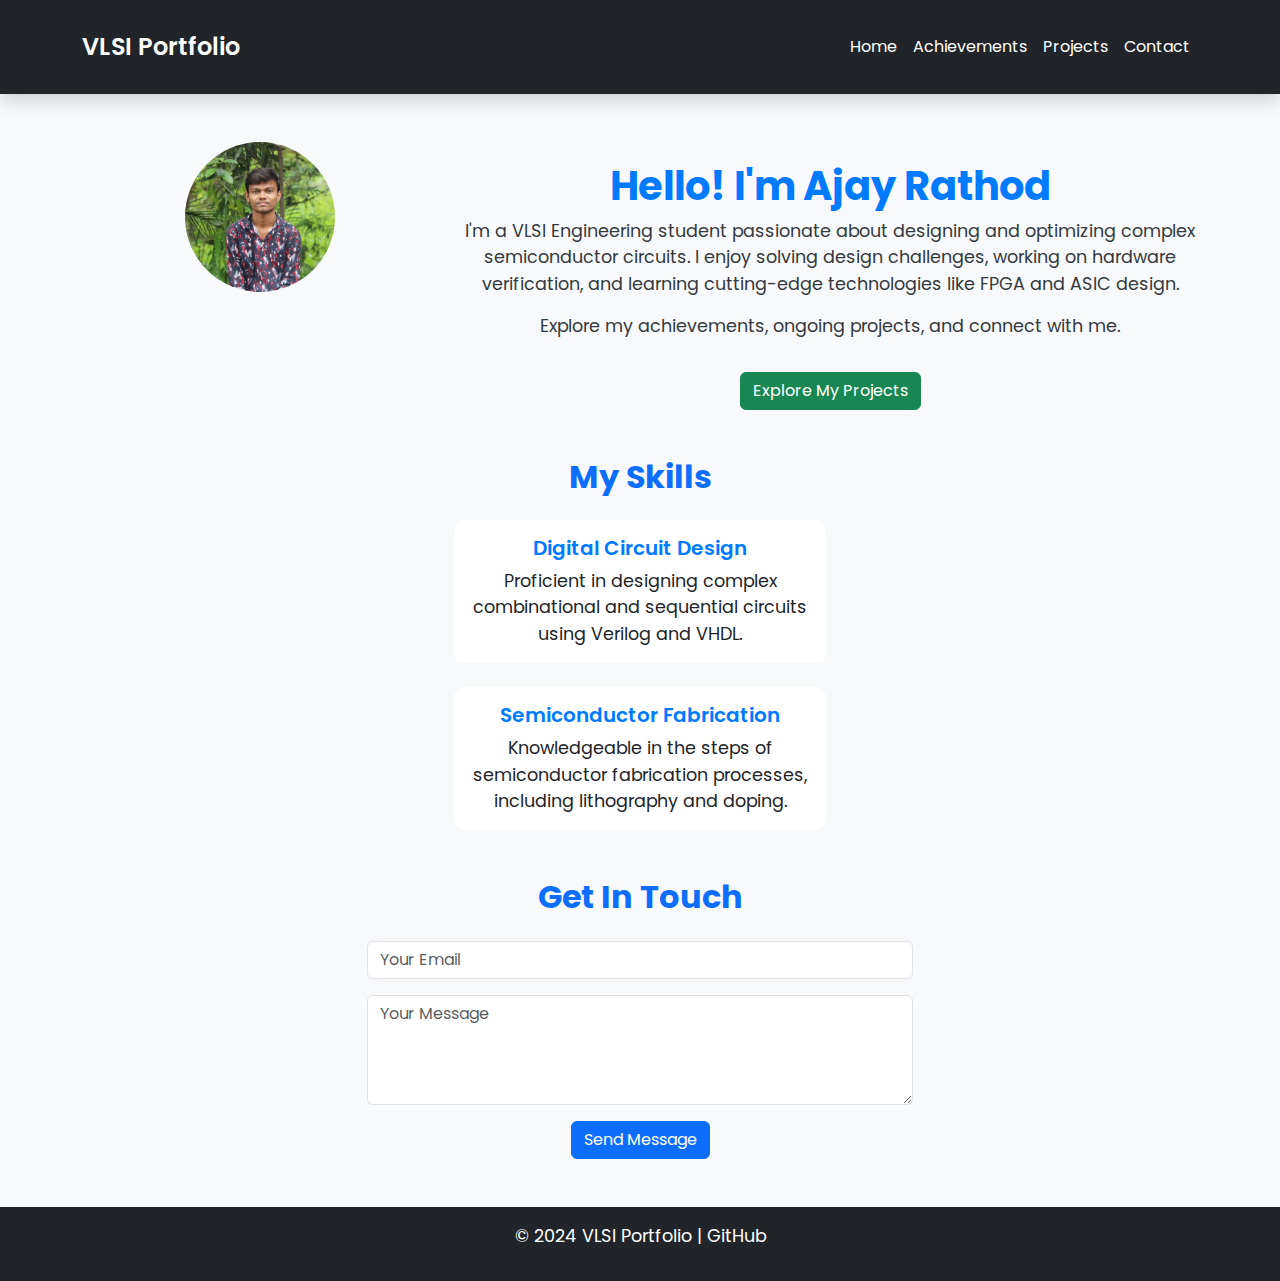
<file: index.html>
<!DOCTYPE html>
<html lang="en">
<head>
    <meta charset="UTF-8">
    <meta name="viewport" content="width=device-width, initial-scale=1.0">
    <title>VLSI Engineering Portfolio - Home</title>
    <link href="https://cdn.jsdelivr.net/npm/bootstrap@5.3.0-alpha1/dist/css/bootstrap.min.css" rel="stylesheet">
    <link href="https://fonts.googleapis.com/css2?family=Poppins:wght@400;600&display=swap" rel="stylesheet">
    <link rel="stylesheet" href="css/styles.css">
</head>
<body>
    <!-- Header -->
    <header class="bg-dark text-white p-3 shadow">
        <div class="container">
            <nav class="navbar navbar-expand-lg navbar-dark">
                <a class="navbar-brand" href="index.html">VLSI Portfolio</a>
                <button class="navbar-toggler" type="button" data-bs-toggle="collapse" data-bs-target="#navbarNav" aria-controls="navbarNav" aria-expanded="false" aria-label="Toggle navigation">
                    <span class="navbar-toggler-icon"></span>
                </button>
                <div class="collapse navbar-collapse" id="navbarNav">
                    <ul class="navbar-nav ms-auto">
                        <li class="nav-item"><a class="nav-link" href="index.html">Home</a></li>
                        <li class="nav-item"><a class="nav-link" href="achievements.html">Achievements</a></li>
                        <li class="nav-item"><a class="nav-link" href="projects.html">Projects</a></li>
                        <li class="nav-item"><a class="nav-link" href="#contact">Contact</a></li>
                    </ul>
                </div>
            </nav>
        </div>
    </header>

    <!-- Main Section -->
    <section class="container mt-5 text-center">
        <div class="row">
            <div class="col-md-4 text-center mb-3">
                <img src="img/profile.jpg" alt="Profile Picture" class="img-fluid rounded-circle profile-img animate__animated animate__fadeIn">
            </div>
            <div class="col-md-8">
                <h1 class="animate__animated animate__fadeInDown">Hello! I'm Ajay Rathod</h1>
                <p>I'm a VLSI Engineering student passionate about designing and optimizing complex semiconductor circuits. I enjoy solving design challenges, working on hardware verification, and learning cutting-edge technologies like FPGA and ASIC design.</p>
                <p>Explore my achievements, ongoing projects, and connect with me.</p>
                <a href="projects.html" class="btn btn-success animate__animated animate__fadeInUp mt-3">Explore My Projects</a>
            </div>
        </div>
    </section>

    <!-- Skills Section -->
    <section class="container mt-5 text-center">
        <h2 class="text-primary animate__animated animate__fadeInDown">My Skills</h2>
        <div class="row mt-4">
            <center>
                <div class="col-md-4">
                    <div class="card skill-card">
                        <div class="card-body">
                            <h5 class="card-title">Digital Circuit Design</h5>
                            <p class="card-text">Proficient in designing complex combinational and sequential circuits using Verilog and VHDL.</p>
                        </div>
                    </div>
                </div>

                <br>
                
                <div class="col-md-4">
                    <div class="card skill-card" style="margin: auto;">
                        <div class="card-body">
                            <h5 class="card-title">Semiconductor Fabrication</h5>
                            <p class="card-text">Knowledgeable in the steps of semiconductor fabrication processes, including lithography and doping.</p>
                        </div>
                    </div>
                </div>
            </center>
        </div>
    </section>

    <!-- Contact Section -->
    <section id="contact" class="container mt-5 text-center">
        <h2 class="text-primary animate__animated animate__fadeInDown">Get In Touch</h2>
        <div class="row mt-4">
            <div class="col-md-6 mx-auto">
                <form>
                    <div class="mb-3">
                        <input type="email" class="form-control" placeholder="Your Email">
                    </div>
                    <div class="mb-3">
                        <textarea class="form-control" rows="4" placeholder="Your Message"></textarea>
                    </div>
                    <button type="submit" class="btn btn-primary">Send Message</button>
                </form>
            </div>
        </div>
    </section>

    <!-- Footer -->
    <footer class="bg-dark text-white text-center p-3 mt-5">
        <p>&copy; 2024 VLSI Portfolio | <a href="https://github.com/yourusername" target="_blank" class="text-white">GitHub</a></p>
    </footer>

    <script src="https://cdn.jsdelivr.net/npm/bootstrap@5.3.0-alpha1/dist/js/bootstrap.bundle.min.js"></script>
</body>
</html>
</file>
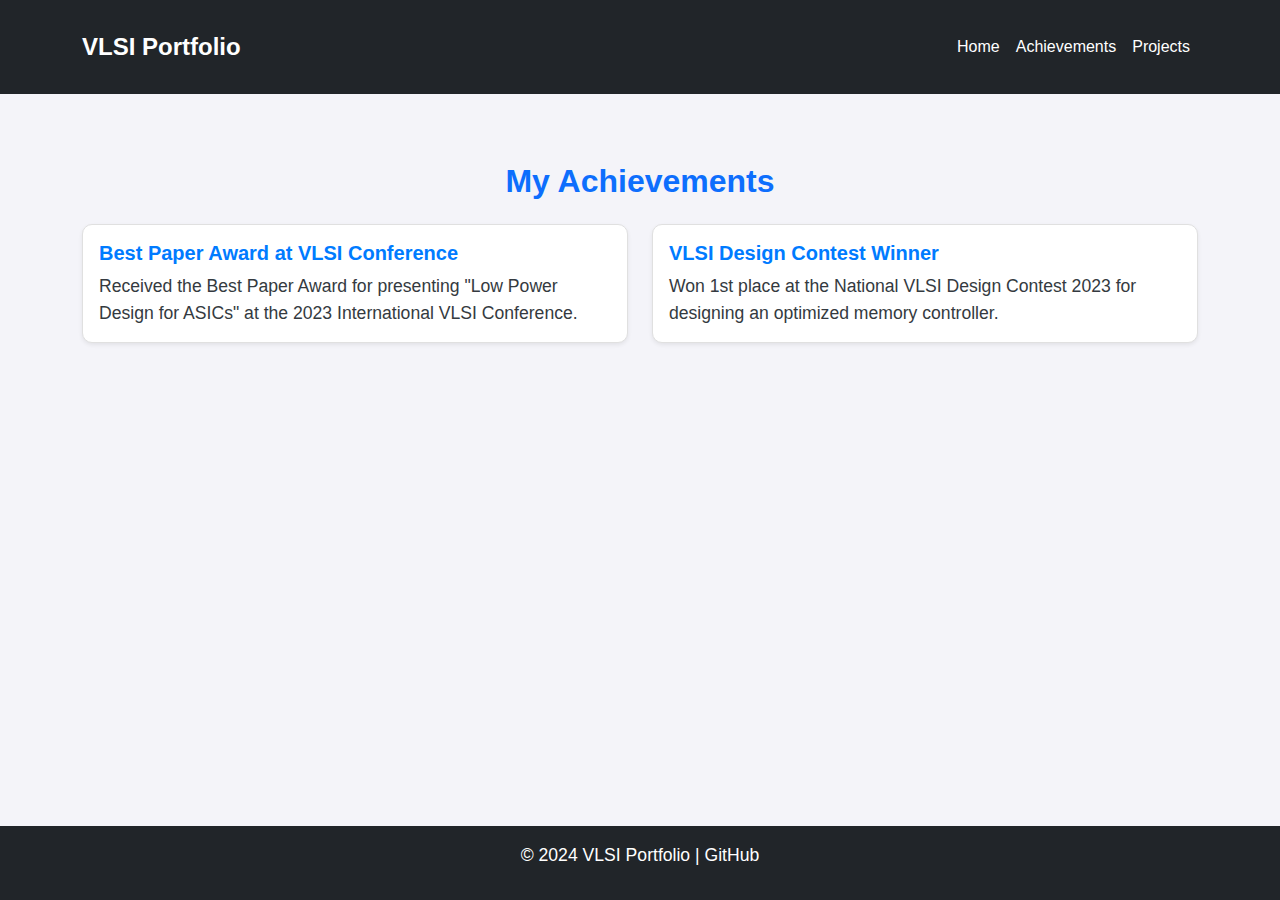
<file: achievements.html>
<!DOCTYPE html>
<html lang="en">
<head>
    <meta charset="UTF-8">
    <meta name="viewport" content="width=device-width, initial-scale=1.0">
    <title>Achievements</title>
    <link href="https://cdn.jsdelivr.net/npm/bootstrap@5.3.0-alpha1/dist/css/bootstrap.min.css" rel="stylesheet">
    <link rel="stylesheet" href="css/styles.css">
    <style>
        /* Ensure the body takes up the full height of the viewport */
        html, body {
            height: 100%;
            margin: 0;
            display: flex;
            flex-direction: column;
        }

        /* Main content should expand to fill available space */
        main {
            flex: 1;
        }

        /* Solid color background for the entire page */
        body {
            background-color: #f4f4f9; /* Light gray background */
            color: #343a40;
            font-family: 'Poppins', sans-serif;
        }

        /* Gradient background for the cards */
        .achievement-card {
            background-color: #ffffff;
            color: #343a40;
            border: 1px solid #e0e0e0;
            transition: transform 0.3s, box-shadow 0.3s;
        }

        /* Card hover effect */
        .achievement-card:hover {
            transform: translateY(-10px);
            box-shadow: 0 10px 20px rgba(0, 0, 0, 0.1);
        }

        /* Card title */
        .card-title {
            color: #007bff;
        }

        /* Header and footer styling */
        header {
            background-color: #343a40;
        }

        footer {
            background-color: #343a40;
            color: #ffffff;
            position: relative;
            bottom: 0;
            width: 100%;
        }

        footer a {
            color: #00ff99;
        }

        footer a:hover {
            color: #007bff;
        }

        /* Responsive design */
        @media (max-width: 768px) {
            .navbar-nav {
                text-align: center;
            }
        }
    </style>
</head>
<body>
    <!-- Header -->
    <header class="bg-dark text-white p-3">
        <div class="container">
            <nav class="navbar navbar-expand-lg navbar-dark">
                <a class="navbar-brand" href="index.html">VLSI Portfolio</a>
                <button class="navbar-toggler" type="button" data-bs-toggle="collapse" data-bs-target="#navbarNav" aria-controls="navbarNav" aria-expanded="false" aria-label="Toggle navigation">
                    <span class="navbar-toggler-icon"></span>
                </button>
                <div class="collapse navbar-collapse" id="navbarNav">
                    <ul class="navbar-nav ms-auto">
                        <li class="nav-item"><a class="nav-link" href="index.html">Home</a></li>
                        <li class="nav-item"><a class="nav-link" href="achievements.html">Achievements</a></li>
                        <li class="nav-item"><a class="nav-link" href="projects.html">Projects</a></li>
                    </ul>
                </div>
            </nav>
        </div>
    </header>

    <!-- Main Section -->
    <main class="container mt-5">
        <h2 class="text-center text-primary animate__animated animate__fadeInDown">My Achievements</h2>
        <div class="row mt-4">
            <!-- Achievement 1 -->
            <div class="col-md-6">
                <div class="card achievement-card shadow-sm">
                    <div class="card-body">
                        <h5 class="card-title">Best Paper Award at VLSI Conference</h5>
                        <p class="card-text">Received the Best Paper Award for presenting "Low Power Design for ASICs" at the 2023 International VLSI Conference.</p>
                    </div>
                </div>
            </div>
            <!-- Achievement 2 -->
            <div class="col-md-6">
                <div class="card achievement-card shadow-sm">
                    <div class="card-body">
                        <h5 class="card-title">VLSI Design Contest Winner</h5>
                        <p class="card-text">Won 1st place at the National VLSI Design Contest 2023 for designing an optimized memory controller.</p>
                    </div>
                </div>
            </div>
        </div>
    </main>

    <!-- Footer -->
    <footer class="bg-dark text-white text-center p-3 mt-5">
        <p>&copy; 2024 VLSI Portfolio | <a href="https://github.com/yourusername" target="_blank" class="text-white">GitHub</a></p>
    </footer>

    <script src="https://cdn.jsdelivr.net/npm/bootstrap@5.3.0-alpha1/dist/js/bootstrap.bundle.min.js"></script>
</body>
</html>
</file>
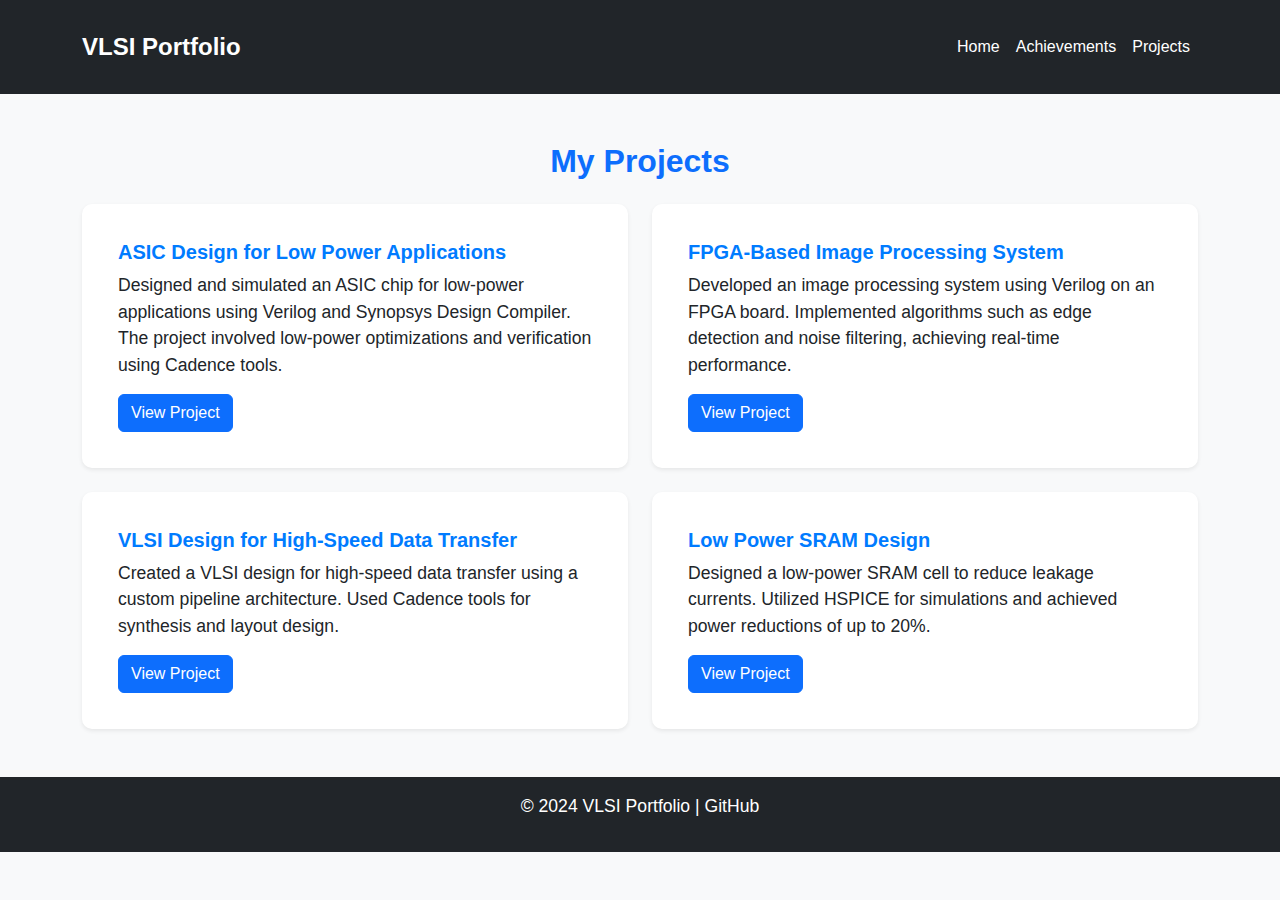
<file: projects.html>
<!DOCTYPE html>
<html lang="en">
<head>
    <meta charset="UTF-8">
    <meta name="viewport" content="width=device-width, initial-scale=1.0">
    <title>Projects</title>
    <link href="https://cdn.jsdelivr.net/npm/bootstrap@5.3.0-alpha1/dist/css/bootstrap.min.css" rel="stylesheet">
    <link rel="stylesheet" href="css/styles.css">
</head>
<body>
    <!-- Header -->
    <header class="bg-dark text-white p-3">
        <div class="container">
            <nav class="navbar navbar-expand-lg navbar-dark">
                <a class="navbar-brand" href="index.html">VLSI Portfolio</a>
                <button class="navbar-toggler" type="button" data-bs-toggle="collapse" data-bs-target="#navbarNav" aria-controls="navbarNav" aria-expanded="false" aria-label="Toggle navigation">
                    <span class="navbar-toggler-icon"></span>
                </button>
                <div class="collapse navbar-collapse" id="navbarNav">
                    <ul class="navbar-nav ms-auto">
                        <li class="nav-item"><a class="nav-link" href="index.html">Home</a></li>
                        <li class="nav-item"><a class="nav-link" href="achievements.html">Achievements</a></li>
                        <li class="nav-item"><a class="nav-link" href="projects.html">Projects</a></li>
                    </ul>
                </div>
            </nav>
        </div>
    </header>

    <!-- Main Section -->
    <section class="container mt-5">
        <h2 class="text-center text-primary animate__animated animate__fadeInDown">My Projects</h2>
        <div class="row mt-4">
            <!-- Project 1 -->
            <div class="col-md-6">
                <div class="card project-card shadow-sm">
                    <div class="card-body">
                        <h5 class="card-title">ASIC Design for Low Power Applications</h5>
                        <p class="card-text">Designed and simulated an ASIC chip for low-power applications using Verilog and Synopsys Design Compiler. The project involved low-power optimizations and verification using Cadence tools.</p>
                        <a href="https://github.com/yourusername/asic-design" target="_blank" class="btn btn-primary">View Project</a>
                    </div>
                </div>
            </div>
            <!-- Project 2 -->
            <div class="col-md-6">
                <div class="card project-card shadow-sm">
                    <div class="card-body">
                        <h5 class="card-title">FPGA-Based Image Processing System</h5>
                        <p class="card-text">Developed an image processing system using Verilog on an FPGA board. Implemented algorithms such as edge detection and noise filtering, achieving real-time performance.</p>
                        <a href="https://github.com/yourusername/fpga-image-processing" target="_blank" class="btn btn-primary">View Project</a>
                    </div>
                </div>
            </div>
            <!-- Project 3 -->
            <div class="col-md-6 mt-4">
                <div class="card project-card shadow-sm">
                    <div class="card-body">
                        <h5 class="card-title">VLSI Design for High-Speed Data Transfer</h5>
                        <p class="card-text">Created a VLSI design for high-speed data transfer using a custom pipeline architecture. Used Cadence tools for synthesis and layout design.</p>
                        <a href="https://github.com/yourusername/high-speed-vlsi" target="_blank" class="btn btn-primary">View Project</a>
                    </div>
                </div>
            </div>
            <!-- Project 4 -->
            <div class="col-md-6 mt-4">
                <div class="card project-card shadow-sm">
                    <div class="card-body">
                        <h5 class="card-title">Low Power SRAM Design</h5>
                        <p class="card-text">Designed a low-power SRAM cell to reduce leakage currents. Utilized HSPICE for simulations and achieved power reductions of up to 20%.</p>
                        <a href="https://github.com/yourusername/sram-design" target="_blank" class="btn btn-primary">View Project</a>
                    </div>
                </div>
            </div>
        </div>
    </section>

    <!-- Footer -->
    <footer class="bg-dark text-white text-center p-3 mt-5">
        <p>&copy; 2024 VLSI Portfolio | <a href="https://github.com/yourusername" target="_blank" class="text-white">GitHub</a></p>
    </footer>

    <script src="https://cdn.jsdelivr.net/npm/bootstrap@5.3.0-alpha1/dist/js/bootstrap.bundle.min.js"></script>
</body>
</html>
</file>
<file: css/styles.css>
/* body {
    font-family: 'Arial', sans-serif;
}

h1, h2 {
    font-weight: bold;
    margin-top: 20px;
}

p {
    font-size: 1.1rem;
}

footer {
    margin-top: 20px;
}

.intro {
    margin-top: 20px;
} */

/* General styles */
body {
    font-family: 'Poppins', sans-serif;
    background-color: #f8f9fa;
    color: #343a40;
}

h1, h2 {
    font-weight: bold;
    margin-top: 20px;
    color: #007bff;
}

p {
    font-size: 1.1rem;
}

a {
    text-decoration: none;
}

a:hover {
    text-decoration: underline;
}

/* Header Styles */
header {
    background-color: #343a40;
}

header a.navbar-brand {
    font-size: 1.5rem;
    font-weight: 600;
}

header a.nav-link {
    color: #ffffff;
}

header a.nav-link:hover {
    color: #00ff99;
}

/* Card Styles */
.card {
    border: none;
    border-radius: 10px;
    transition: transform 0.3s, box-shadow 0.3s;
}

.card:hover {
    transform: translateY(-10px);
    box-shadow: 0 10px 20px rgba(0, 0, 0, 0.1);
}

.card h5 {
    font-weight: 600;
    color: #007bff;
}

/* Project card specific */
.project-card {
    background-color: #ffffff;
    padding: 20px;
}

.skill-card, .achievement-card {
    background-color: #ffffff;
}

/* Profile Image */
.profile-img {
    width: 150px;
    height: 150px;
    border-radius: 50%;
    object-fit: cover;
}

/* Footer Styles */
footer {
    background-color: #343a40;
}

footer a {
    color: #00ff99;
}

footer a:hover {
    color: #007bff;
}

/* Animations */
.animate__animated {
    animation-duration: 1s;
}

.animate__fadeInDown {
    animation-name: fadeInDown;
}

.animate__fadeInUp {
    animation-name: fadeInUp;
}

@keyframes fadeInDown {
    0% {
        opacity: 0;
        transform: translateY(-20px);
    }
    100% {
        opacity: 1;
        transform: translateY(0);
    }
}

@keyframes fadeInUp {
    0% {
        opacity: 0;
        transform: translateY(20px);
    }
    100% {
        opacity: 1;
        transform: translateY(0);
    }
}

/* Responsive Styles */
@media (max-width: 768px) {
    .navbar-nav {
        text-align: center;
    }

    .profile-img {
        width: 120px;
        height: 120px;
    }

    .card {
        margin-bottom: 20px;
    }
}
</file>
